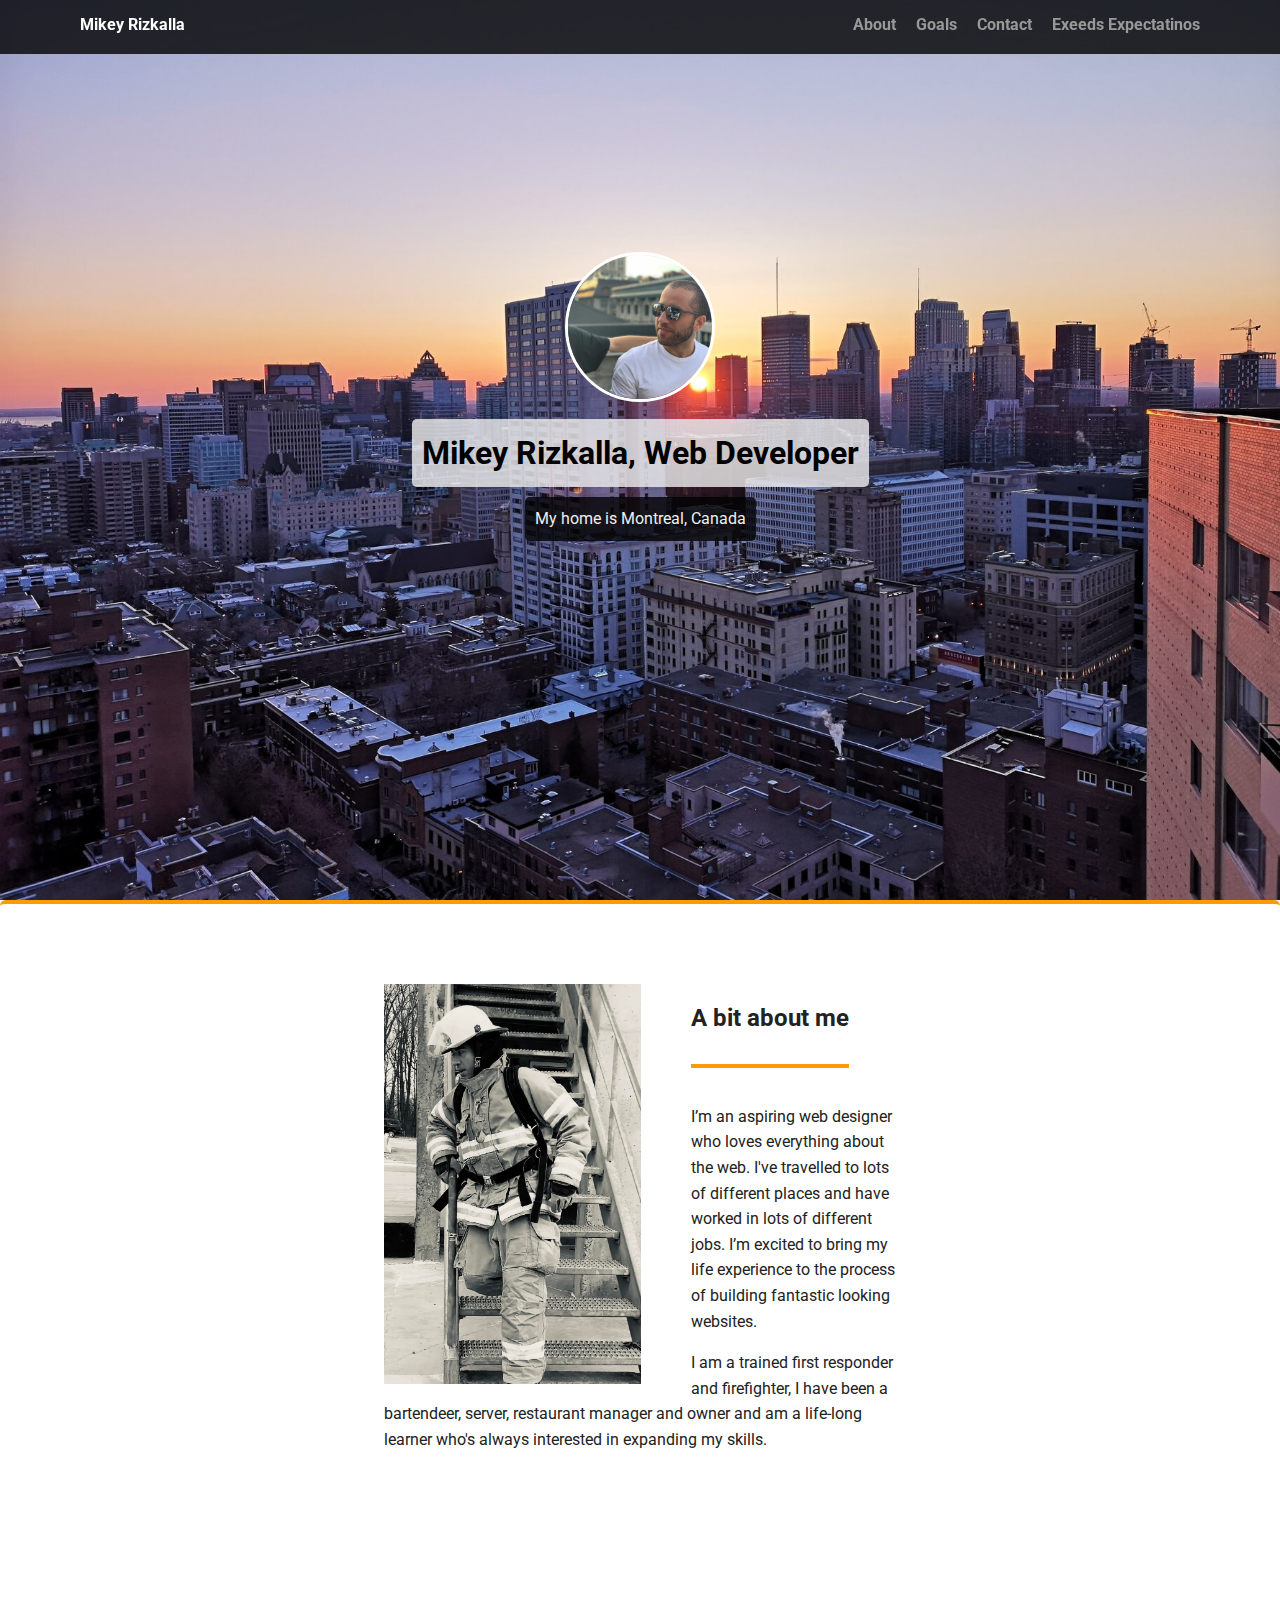
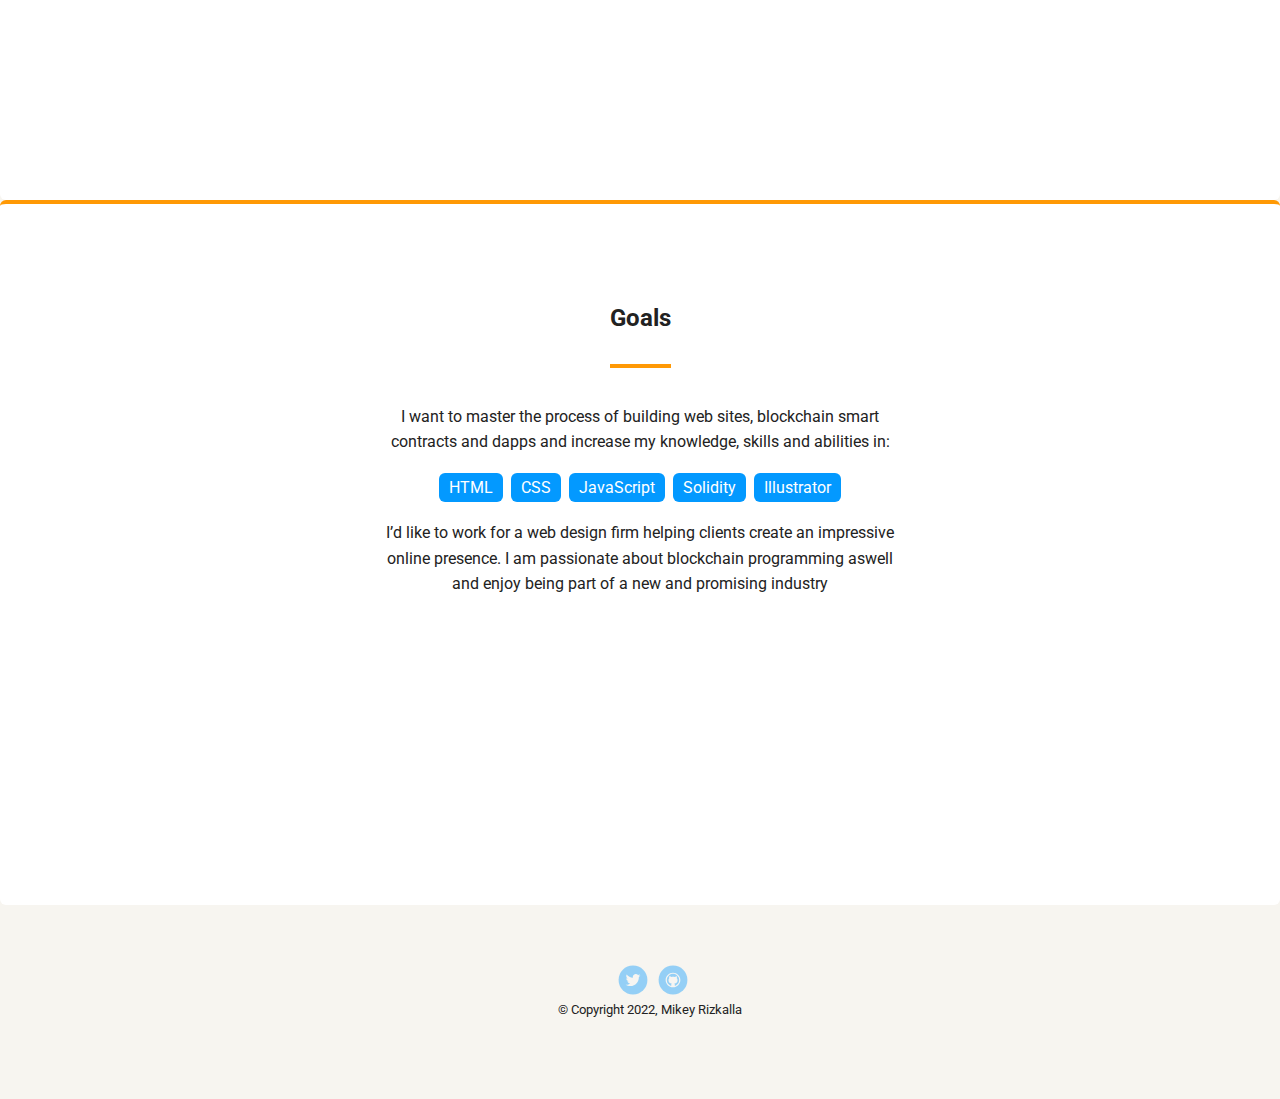
<file: index.html>
<!doctype html>
<html lang="en">
<head>
  <meta charset="utf-8">
  <title>Mikey Rizkalla's Profile</title>
  <meta name="viewport" content="width=device-width, initial-scale=1.0">
  <link rel="stylesheet" href="styles.css">
  <link href="https://fonts.googleapis.com/css?family=Muli%7CRoboto:400,300,500,700,900" rel="stylesheet"></head>
  <body>

    <nav class="main-nav">
        <ul class="nav">
          <li class="name"><a href="#top" class="name">Mikey Rizkalla</a></li>
          <li><a href="#about">About</a></li>
          <li><a href="#goals">Goals</a></li>
          <li><a href="contact.html">Contact</a></li>
          <li><a href="expectations.html">Exeeds Expectatinos</a></li>
        </ul>
    </nav>

    <header>
      <div class="info">
        <img src="images/my-face.jpg" alt="Picture of Mikey Rizkalla" class="profile-image">
        <h1 class="tag name">Mikey Rizkalla, Web Developer</h1>
        <p class="tag location">My home is Montreal, Canada</p>
      </div>
    </header>

    <main class="flex">
      <section id="about" class="card about">
        <h2>A bit about me</h2>
        <img src="images/firefighter.jpg" alt="Picture of firefighter" class="firefighter">
        <p>I’m an aspiring web designer who loves everything about the web. I've travelled to lots of different places and have worked in lots of different jobs. I’m excited to bring my life experience to the process of building fantastic looking websites.</p>
        <p>I am a trained first responder and firefighter, I have been a bartendeer, server, restaurant manager and owner and am a life-long learner who's always interested in expanding my skills.</p>
      </section> 

      <section id="goals" class="card goals">
        <h2>Goals</h2>
        <p>I want to master the process of building web sites, blockchain smart contracts and dapps and increase my knowledge, skills and abilities in:</p>
        <ul class="skills">
          <li>HTML</li>
          <li>CSS</li>
          <li>JavaScript</li>
          <li>Solidity</li>
          <li>Illustrator</li>
        </ul>
        <p>I’d like to work for a web design firm helping clients create an impressive online presence. I am passionate about blockchain programming aswell and enjoy being part of a new and promising industry</p>
      </section> 

    </main>
    <footer>
      <ul>
        <li><a target="_blank" href="https://twitter.com/mikerizdesign" class="social twitter">Twitter</a></li>
        <li><a target="_blank" href="https://github.com/mikeyrizkalla" class="social github">Github</a></li>
      </ul>
      <span class="copyright"><small>&copy; Copyright 2022, Mikey Rizkalla</small></span>
    </footer>
  </body>
  </html>
</file>
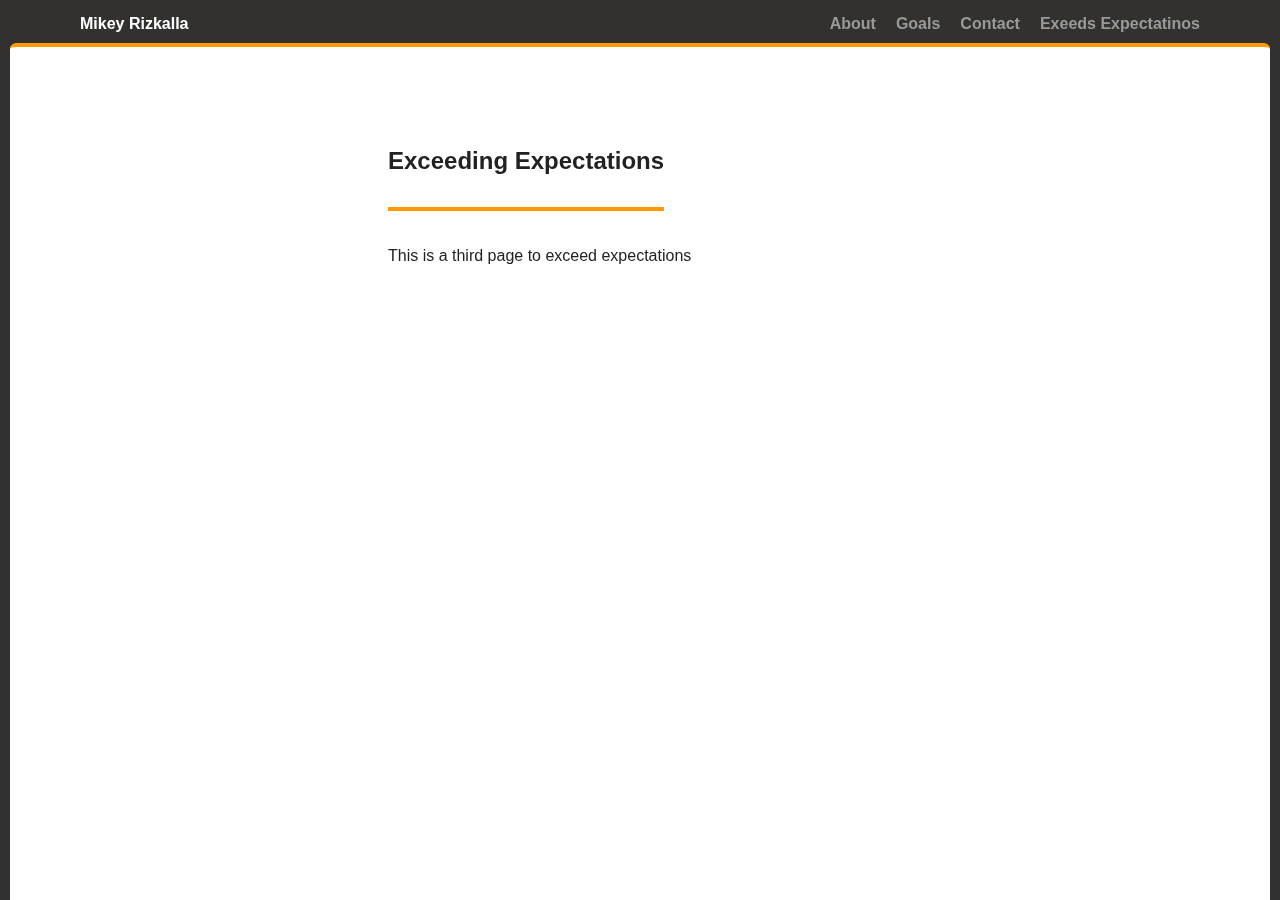
<file: expectations.html>
<!DOCTYPE html>
  <html lang="en">
  <head>
    <meta charset="UTF-8">
    <meta http-equiv="X-UA-Compatible" content="IE=edge">
    <meta name="viewport" content="width=device-width, initial-scale=1.0">
    <link rel="stylesheet" href="styles.css">
    <title>Contact Me</title>
  </head>
  <body>

    <nav class="main-nav">
      <ul class="nav">
        <li class="name"><a href="index.html" class="name">Mikey Rizkalla</a></li>
        <li><a href="index.html#about">About</a></li>
        <li><a href="index.html#goals">Goals</a></li>
        <li><a href="contact.html">Contact</a></li>
        <li><a href="expectations.html">Exeeds Expectatinos</a></li>
      </ul>

      <section id="about" class="card about">
        <h2>Exceeding Expectations</h2>
        <p>This is a third page to exceed expectations</p>
      </section> 

    </nav>
</file>
<file: styles.css>
/* Global Layout Set-up */
* { 
  box-sizing: border-box;
}
  
body {
  margin: 0;
  padding: 0;
  text-align: center;
  font-family: 'Roboto', sans-serif;
  color: #222;
  background: #f7f5f0;
}
/* Link Styles */

a {
  text-decoration: none;
  color: #999;
}
a:hover {
  color: #6633ff;
}
.name {
  color: #6633ff;
}

/* Section Styles */

.main-nav {
  width: 100%;
  background: rgba(0,0,0,.8);
  min-height: 30px;
  padding: 10px;
  position: fixed;
  text-align: center;
}
.nav {
  display: flex;
  justify-content: space-around;
  font-weight: 700;
  list-style-type: none;
  margin: 0 auto;
  padding: 0;
}

.nav .name {
    display: block;
    margin-right: auto;
    color: white;
}
.nav li {
  padding: 5px 10px 10px 10px;
}
.nav a {
  transition: all .5s;
}
.nav a:hover {
  color: white
}
header {
  font-size: 1rem;
  background: url('images/montreal.jpg') center / cover no-repeat;
  height: 100vh;
  overflow: hidden;
  padding-top: 60px;
}
header {
  line-height: 1.5;
}
.profile-image {
  margin-top: 15%;
  width: 150px;
  height: 150px;
  border-radius: 50%;
  border: 3px solid white;
  transition: all .2s;
}
.profile-image:hover {
  box-shadow: 0 0 30px rgba(33,33,33,.8);
}
.tag {
  background-color: rgba(239,239,239,.8);
  color: black;
  padding: 10px;
  border-radius: 5px;
  display: table;
  margin: 10px auto;
} 
.location {
  background-color: rgba(2,2,2,.8);
  color: #efefef;
}
section h2 {
  display: inline-block;
  padding-bottom: 2rem;
  border-bottom: 4px solid #ff9904;
}
.card {
  padding: 80px;
  width: 100%;
  text-align: center;
  background: #fff;
  border-top: 4px solid #ff9904;
  border-radius: 6px;
  overflow: auto;
}

.firefighter {
  display: none;
}

ul.skills {
  padding: 0;
  text-align: center;
}

.skills li {
  border-radius: 6px;
  display: inline-block;
  background: #0399ff;
  color: white;
  padding: 5px 10px;
  margin: 2px;
  transition: all .2s;
}

.skills li:hover {
  background: #ff9904;
}

footer {
  width: 100%;
  min-height: 30px;
  padding: 20px 0 40px 20px;
}

footer .copyright {
  top: -8px;
  font-size: .75em;
}

footer ul {
  list-style-type: none;
  margin: 0;
  padding: 0;
}

footer ul li {
  display: inline-block;
}

a.social {
  display: inline-block;
  text-indent: -9999px;
  margin-left: 5px;
  width: 30px;
  height: 30px;
  background-size: 30px 30px;
  opacity: .4;
  transition: all .5s;
}
a.twitter {
  background-image: url(images/twitter.svg);
}
a.github {
  background-image: url(images/github.svg);
}
a.social:hover {
  opacity: 1;
}
.clearfix {
  clear: both;
}

/* Contact page stlyes */
.contact {
  text-align: center;
}
.about-image {
  border-bottom: 4px solid #ff9904;
}
.email {
  display: block;
  padding-top: 2rem;
}
.contact-footer {
  padding-top: 100px;
}

/* Styles for larger screens */
@media screen and (min-width: 720px) {
  
  .flex {
      /*display: -ms-flexbox;*/      /* TWEENER - IE 10 */
      /*display: flex; 
      max-width: 1200px;
      -ms-flex-pack: distribute;
      justify-content: space-around;
      margin: 0 auto;*/
  }

  header {
    min-height: 470px;
  }

  .nav {
    max-width: 1200px;
    padding: 0 30px;
  }

  .about {
    min-height: 100vh;
    text-align: left;
  }

  .firefighter {
    display: flex;
    max-width: 40%;
    float: left;
    padding-right: 50px;
  }

  main p {
    line-height: 1.6em;
  }

  .goals {
    height: calc(100vh - 195px);
  }

  footer {
    font-size: 1.3em;
    max-width: 1200px;
    margin: 40px auto;
  }

}

@media screen and (min-width: 1100px) {
    .card {
    padding: 80px 30% 40px;
  }
  .firefighter {
    min-width: 60%;
  }
}
</file>
